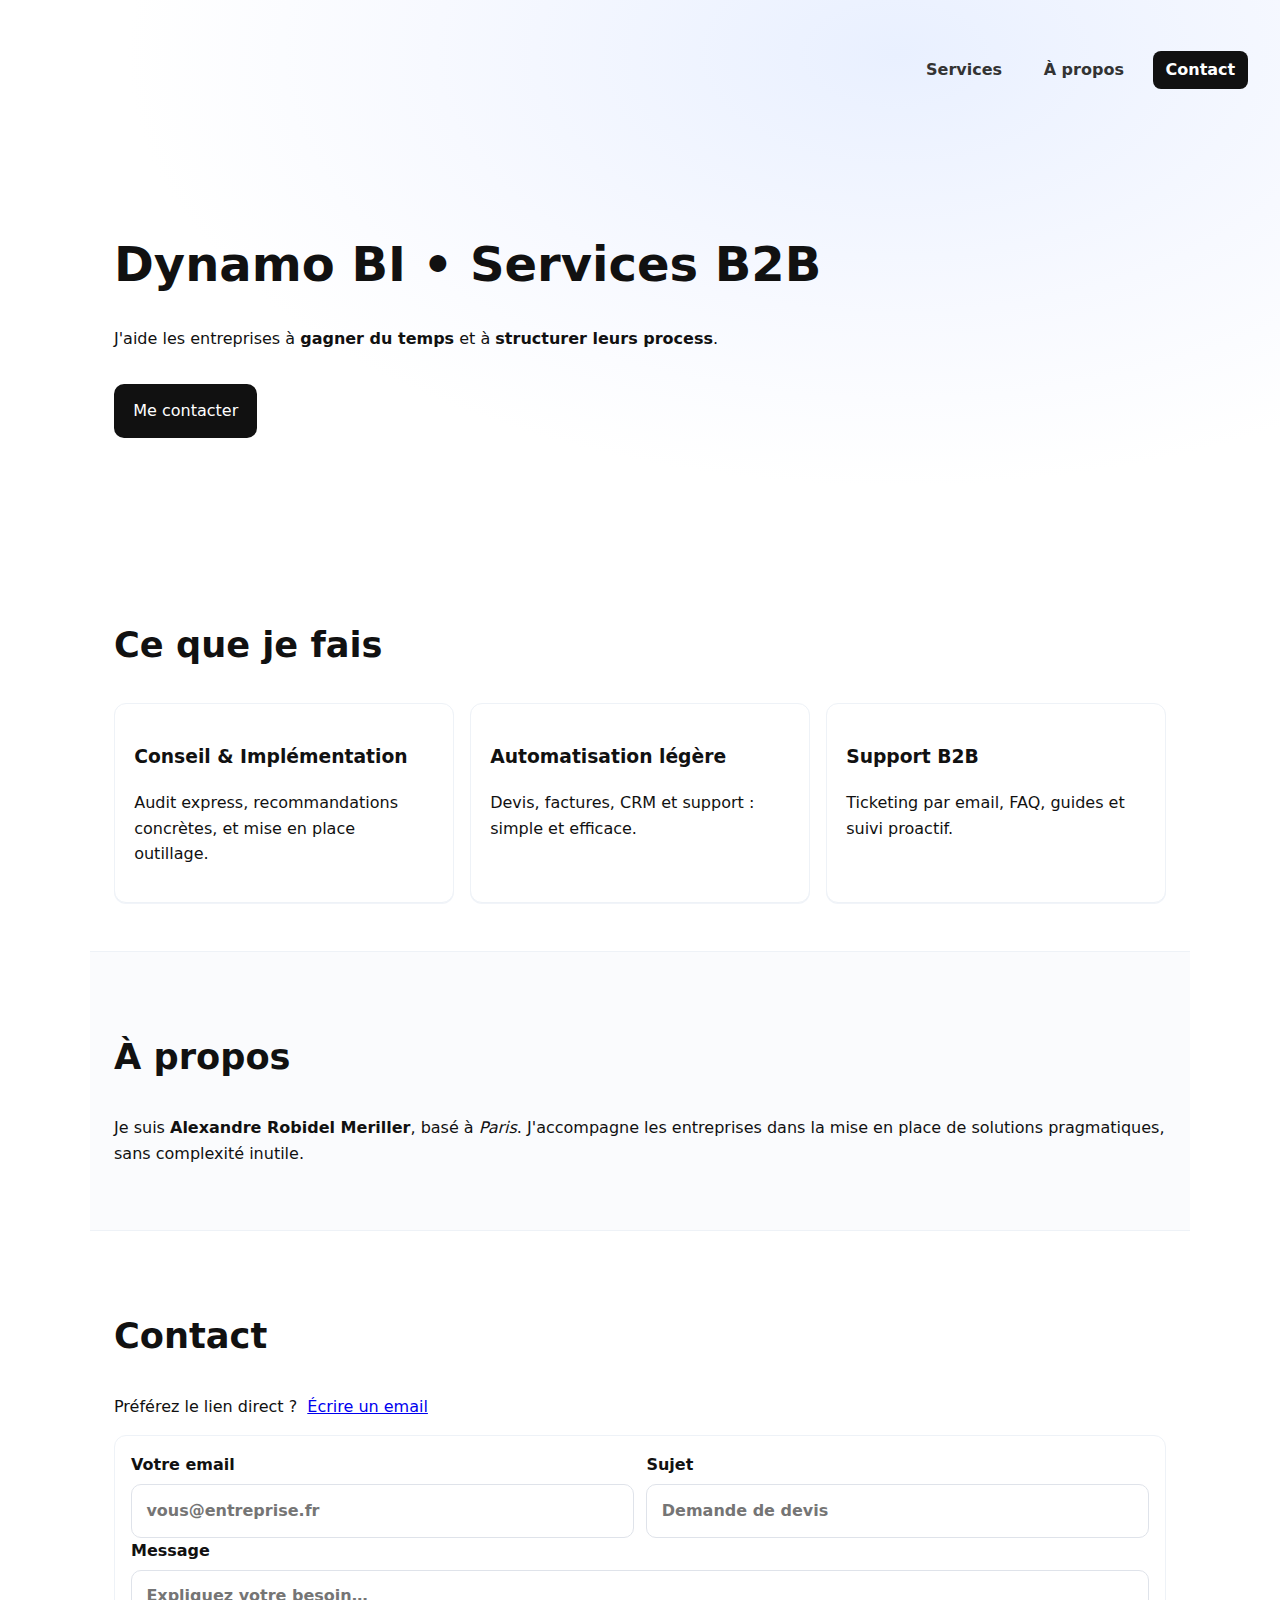
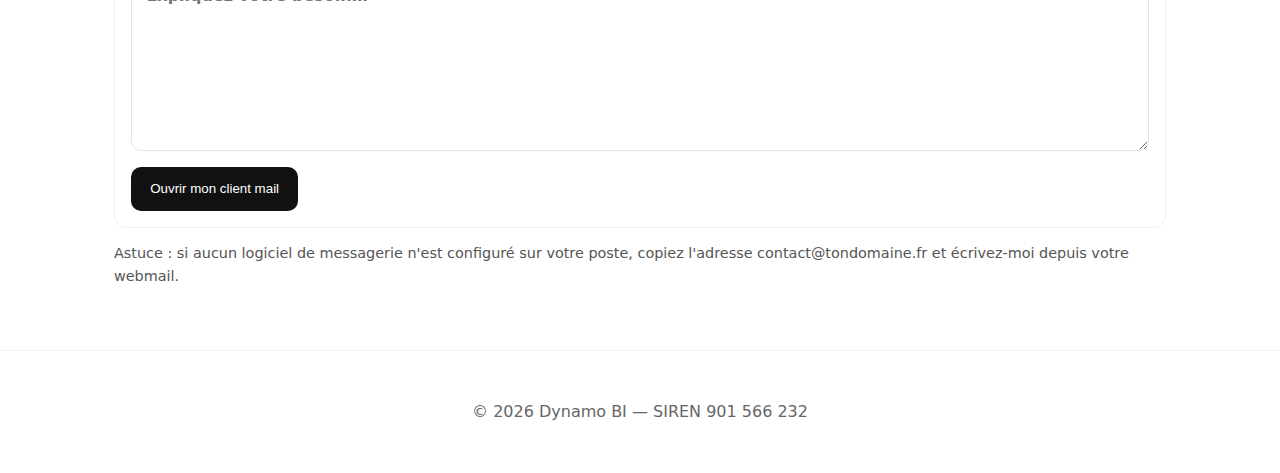
<file: index.html>
<!doctype html>
<html lang="fr">
<head>
  <meta charset="utf-8" />
  <meta name="viewport" content="width=device-width, initial-scale=1" />
  <title>Ma Micro-Entreprise — Services B2B</title>
  <meta name="description" content="Conseil et services B2B. Facturation, support et accompagnement." />

  <!-- Open Graph / Twitter (aperçus partagés) -->
  <meta property="og:title" content="Ma Micro-Entreprise — Services B2B" />
  <meta property="og:description" content="Conseil et services B2B. Parlons de votre projet." />
  <meta property="og:type" content="website" />
  <meta property="og:url" content="https://nom-utilisateur.github.io/" />
  <meta property="og:image" content="https://nom-utilisateur.github.io/assets/cover.jpg" />

  <link rel="icon" href="assets/icon.png" />
  <link rel="stylesheet" href="style.css" />
</head>
<body>
  <header class="hero">
    <nav class="topnav">
      <a href="#services">Services</a>
      <a href="#apropos">À propos</a>
      <a href="#contact" class="cta">Contact</a>
    </nav>
    <div class="hero-inner">
      <h1>Dynamo BI • Services B2B</h1>
      <p>J'aide les entreprises à <strong>gagner du temps</strong> et à <strong>structurer leurs process</strong>.</p>
      <a href="#contact" class="btn-primary">Me contacter</a>
    </div>
  </header>

  <main>
    <section id="services" class="section">
      <h2>Ce que je fais</h2>
      <div class="cards">
        <article class="card">
          <h3>Conseil & Implémentation</h3>
          <p>Audit express, recommandations concrètes, et mise en place outillage.</p>
        </article>
        <article class="card">
          <h3>Automatisation légère</h3>
          <p>Devis, factures, CRM et support : simple et efficace.</p>
        </article>
        <article class="card">
          <h3>Support B2B</h3>
          <p>Ticketing par email, FAQ, guides et suivi proactif.</p>
        </article>
      </div>
    </section>

    <section id="apropos" class="section alt">
      <h2>À propos</h2>
      <p>Je suis <strong>Alexandre Robidel Meriller</strong>, basé à <em>Paris</em>. J'accompagne les entreprises
         dans la mise en place de solutions pragmatiques, sans complexité inutile.</p>
    </section>

    <section id="contact" class="section">
      <h2>Contact</h2>

      <!-- Variante 1 — Lien mailto direct -->
      <p>
        Préférez le lien direct ?&nbsp;
        <a id="mailto-direct"
           href="javascript nécessaire">
          Écrire un email
        </a>
      </p>

      <!-- Variante 2 — Mini-formulaire qui génère un mailto (sans back-end) -->
      <form id="contact-form" class="contact-form" onsubmit="return buildMailtoAndGo(event)">
        <div class="grid">
          <label>
            Votre email
            <input type="email" id="fromEmail" placeholder="vous@entreprise.fr" required />
          </label>
          <label>
            Sujet
            <input type="text" id="subject" placeholder="Demande de devis" required />
          </label>
        </div>
        <label>
          Message
          <textarea id="message" rows="6" placeholder="Expliquez votre besoin…" required></textarea>
        </label>
        <button type="submit" class="btn-primary">Ouvrir mon client mail</button>
        <!-- <p class="hint">Ce bouton ouvre votre logiciel de messagerie avec le message prérempli.</p> -->
      </form>

      <p class="smallprint">
        Astuce : si aucun logiciel de messagerie n'est configuré sur votre poste, copiez l'adresse
        <span id="copyTarget">contact<span class="hide">-anti-bot-</span>@tondomaine.fr</span>
        et écrivez-moi depuis votre webmail.
      </p>
    </section>
  </main>

  <footer class="footer">
    <p>© <span id="year"></span> Dynamo BI — SIREN 901 566 232</p>
  </footer>

  <script src="script.js"></script>
</body>
</html>
</file>
<file: style.css>
:root {
  --maxw: 1100px;
  --radius: 12px;
}

* { box-sizing: border-box; }

body {
  margin: 0;
  font-family: system-ui, -apple-system, Segoe UI, Roboto, "Helvetica Neue", Arial, sans-serif;
  line-height: 1.6;
  color: #111;
}

.hero {
  min-height: 60vh;
  display: grid;
  background: radial-gradient(60% 80% at 70% 10%, #e9f0ff, #f7f9ff 60%, #ffffff 100%);
}

.topnav {
  display: flex;
  gap: 1rem;
  justify-content: flex-end;
  align-items: center;
  padding: 1rem 2rem;
}

.topnav a {
  text-decoration: none;
  color: #333;
  font-weight: 600;
  padding: .4rem .8rem;
  border-radius: 8px;
}

.topnav a.cta { background: #111; color: #fff; }

.hero-inner {
  max-width: var(--maxw);
  width: 100%;
  margin: 4rem auto 2rem;
  padding: 0 1.5rem;
}

h1 { font-size: clamp(2rem, 3vw + 1rem, 3rem); line-height: 1.2; }
h2 { font-size: clamp(1.5rem, 2vw + .8rem, 2.2rem); }

.btn-primary {
  display: inline-block;
  margin-top: 1rem;
  padding: .9rem 1.2rem;
  background: #111;
  color: #fff;
  border-radius: 10px;
  text-decoration: none;
  border: 0;
  cursor: pointer;
}

.section {
  max-width: var(--maxw);
  margin: 0 auto;
  padding: 3rem 1.5rem;
}

.section.alt { background: #fafbfd; border-top: 1px solid #eef2f7; border-bottom: 1px solid #eef2f7; }

.cards {
  display: grid;
  grid-template-columns: repeat(auto-fit, minmax(240px, 1fr));
  gap: 1rem;
  margin-top: 1rem;
}

.card {
  padding: 1.2rem;
  border: 1px solid #eef2f7;
  border-radius: var(--radius);
  background: #fff;
  box-shadow: 0 1px 0 #f1f4f9;
}

.contact-form {
  margin-top: .5rem;
  padding: 1rem;
  border: 1px solid #eef2f7;
  border-radius: var(--radius);
  background: #fff;
}

.contact-form .grid {
  display: grid;
  grid-template-columns: 1fr 1fr;
  gap: .8rem;
}

label { display: grid; gap: .4rem; font-weight: 600; }
input, textarea {
  font: inherit;
  padding: .8rem .9rem;
  border: 1px solid #dfe3ea;
  border-radius: 10px;
  outline: none;
}

input:focus, textarea:focus { border-color: #b9c3d6; }

.hint { color: #555; font-size: .9rem; }
.smallprint { color: #555; font-size: .9rem; }
.hide { display: none; }

.footer {
  padding: 2rem 1.5rem;
  text-align: center;
  border-top: 1px solid #eef2f7;
  color: #666;
}
@media (max-width: 720px) {
  .contact-form .grid { grid-template-columns: 1fr; }
}
</file>
